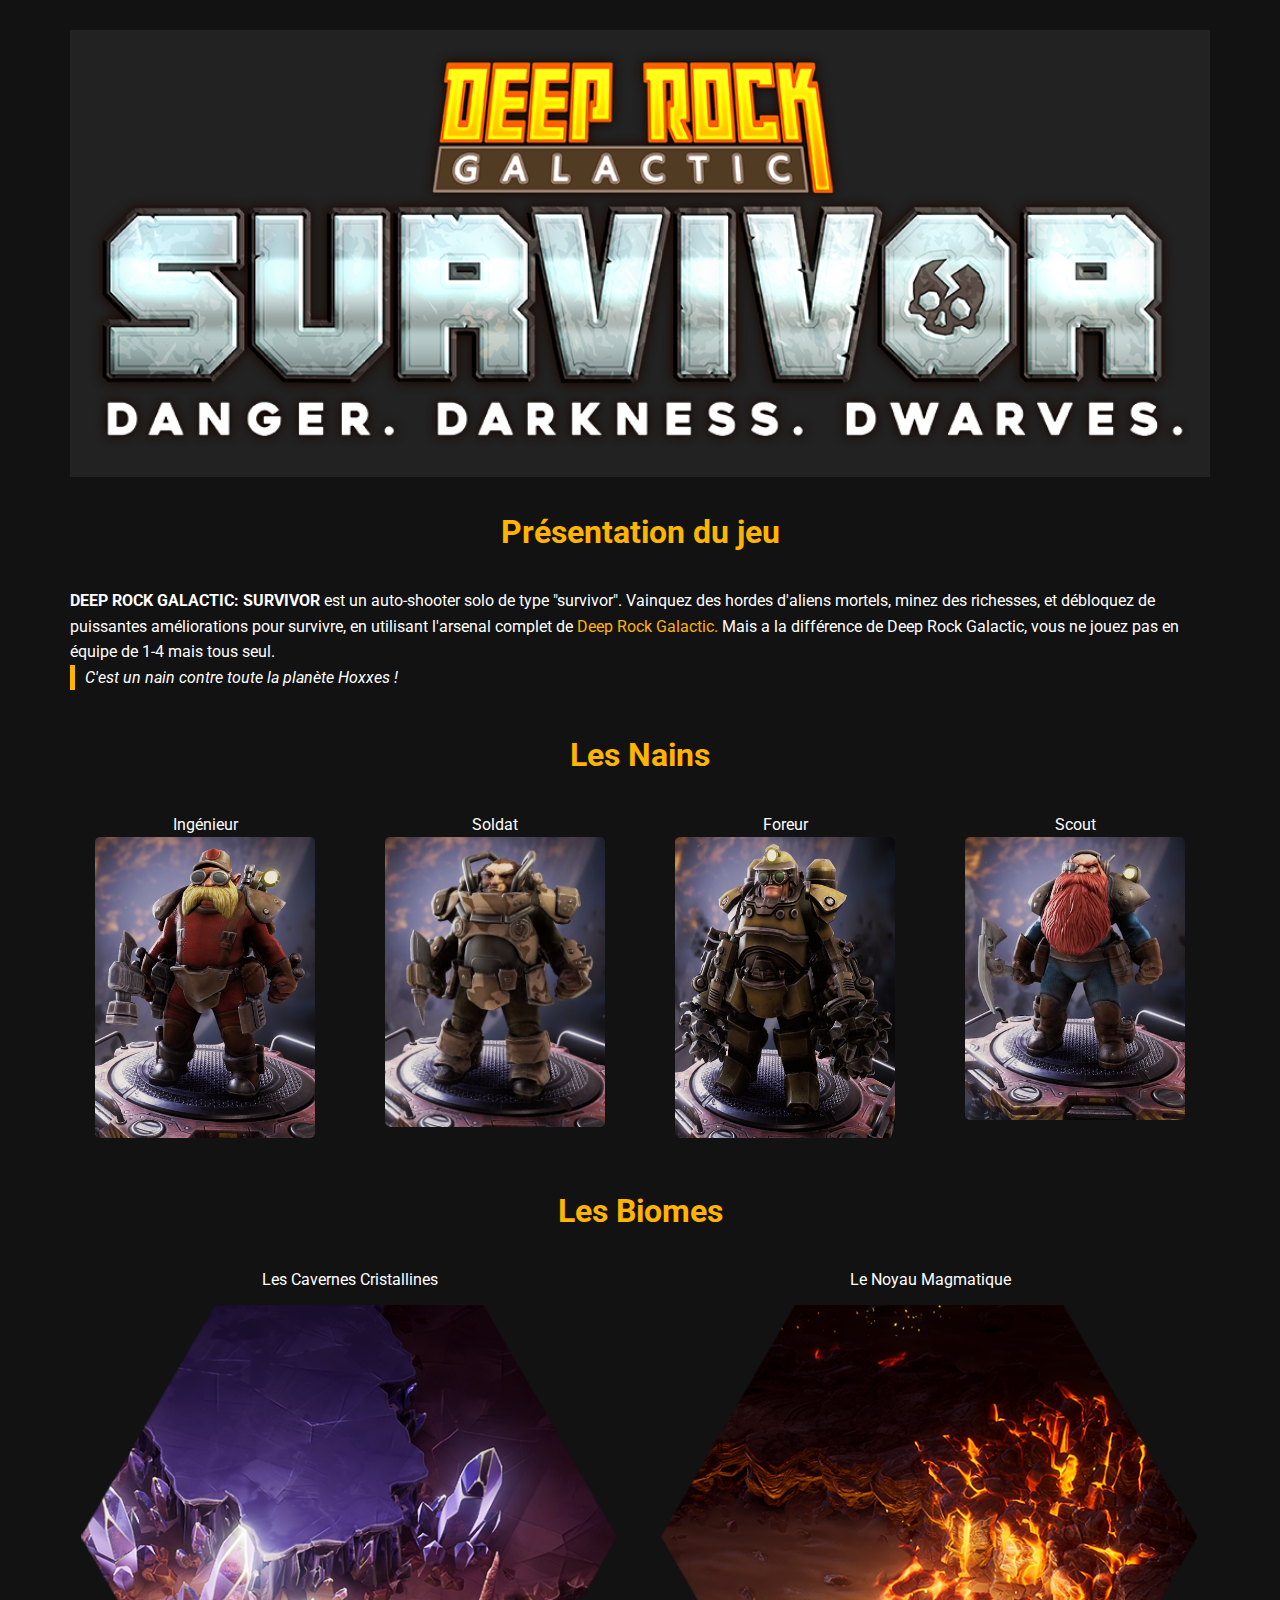
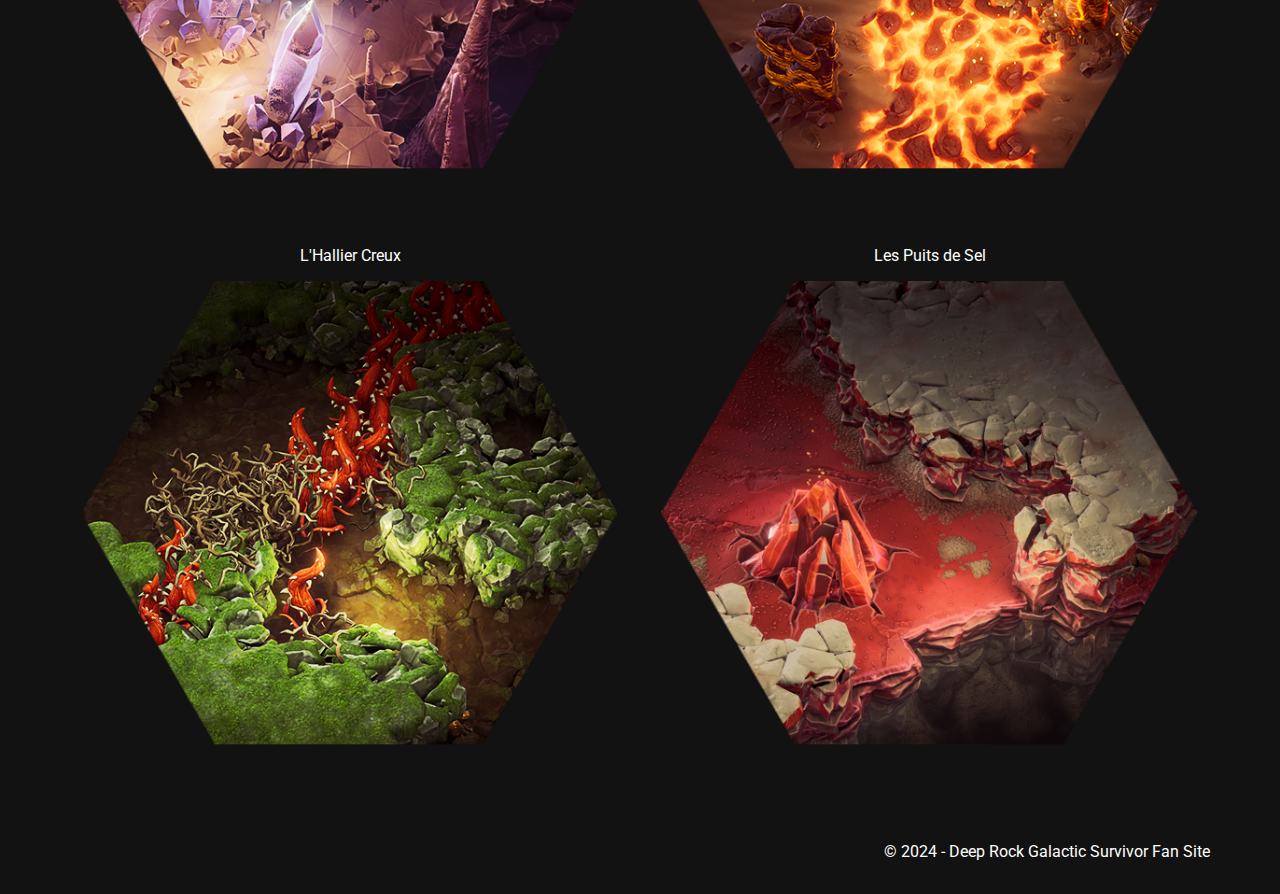
<file: index.html>
<!DOCTYPE html>
<html lang="fr">
<head>
    <meta charset="UTF-8">
    <meta name="viewport" content="width=device-width, initial-scale=1.0">
    <link rel="stylesheet" href="./public/css/style.css">
    <title>Deep Rock Galactic Survivor</title>
</head>
<body>
    <header>
        <img src="./public/img/Game_Survivor_Logo.png" alt="Deep Rock Galactic : Survivor" class="logo">
    </header>
<!-- Présentation du jeux -->   
    <main>
        <section id="presentation">
            <h2>Présentation du jeu</h2>
            <p>
                <strong>DEEP ROCK GALACTIC: SURVIVOR</strong> est un auto-shooter solo de type "survivor". Vainquez des hordes d'aliens mortels, minez des richesses, et débloquez de puissantes améliorations pour survivre, en utilisant l'arsenal complet de 
                <a href="https://store.steampowered.com/app/548430/Deep_Rock_Galactic/" target="_blank" rel="noopener noreferrer">Deep Rock Galactic.</a> Mais a la différence de Deep Rock Galactic, vous ne jouez pas en équipe de 1-4 mais tous seul.
            </p>
            <blockquote>
                <em>C'est un nain contre toute la planète Hoxxes !</em>
            </blockquote>            
        </section>        
<!-- Section Nains -->
        <section id="nains">
            <h2>Les Nains</h2>
            <div class="nains-container">
                <div class="nain">
                    <figure>
                        <figcaption>Ingénieur</figcaption>
                        <a href="./public/pages/classes/page_ingenieur.html" target="_blank" rel="noopener noreferrer" class="tooltip">
                            <img src="./public/img/classes/ingenieur/438px-SurvivorEngineer.webp" alt="Ingénieur">
                            <span class="tooltiptext">Cliquez pour plus d'infos sur l'Ingénieur</span>
                        </a>
                    </figure>
                </div>
                <div class="nain">
                    <figure>
                        <figcaption>Soldat</figcaption>
                        <a href="./public/pages/classes/page_soldat.html" target="_blank" rel="noopener noreferrer" class="tooltip">
                            <img src="./public/img/classes/soldat/456px-SurvivorGunner.jpg" alt="Soldat">
                            <span class="tooltiptext">Cliquez pour plus d'infos sur le Soldat</span>
                        </a>
                    </figure>
                </div>
                <div class="nain">
                    <figure>
                        <figcaption>Foreur</figcaption>
                        <a href="./public/pages/classes/page_foreur.html" target="_blank" rel="noopener noreferrer" class="tooltip">
                            <img src="./public/img/classes/foreur/568px-SurvivorDriller.png" alt="Foreur">
                            <span class="tooltiptext">Cliquez pour plus d'infos sur le Foreur</span>
                        </a>
                    </figure>
                </div>
                <div class="nain">
                    <figure>
                        <figcaption>Scout</figcaption>
                        <a href="./public/pages/classes/page_scout.html" target="_blank" rel="noopener noreferrer" class="tooltip">
                            <img src="./public/img/classes/scout/SurvivorScout.jpg" alt="Scout">
                            <span class="tooltiptext">Cliquez pour plus d'infos sur le Scout</span>
                        </a>
                    </figure>
                </div>
            </div>
        </section>        
<!-- Section Biomes -->
        <section id="biomes">
            <h2>Les Biomes</h2>
            <div class="biomes-container">
                <div class="biome">
                    <figure>
                        <figcaption>Les Cavernes Cristallines</figcaption>
                        <a href="./public/pages/biomes/Cavernes_Cristallines.html" target="_blank" rel="noopener noreferrer" class="tooltip">
                            <img src="./public/img/map/Survivor_Cristalline_Caverns.png" alt="Cavernes Cristallines">
                            <span class="tooltiptext">Cliquez pour plus d'infos sur les Cavernes Cristallines</span>
                        </a>
                    </figure>
                </div>
                <div class="biome">
                    <figure>
                        <figcaption>Le Noyau Magmatique</figcaption>
                        <a href="./public/pages/biomes/Noyau_Magmatique.html" target="_blank" rel="noopener noreferrer" class="tooltip">
                            <img src="./public/img/map/Survivor_Magma_Core.png" alt="Noyau Magmatique">
                            <span class="tooltiptext">Cliquez pour plus d'infos sur le Noyau Magmatique</span>
                        </a>
                    </figure>
                </div>
                <div class="biome">
                    <figure>
                        <figcaption>L'Hallier Creux</figcaption>
                        <a href="./public/pages/biomes/Hallier_Creux.html" target="_blank" rel="noopener noreferrer" class="tooltip">
                            <img src="./public/img/map/Survivor_Hollow_Bough.png" alt="Hallier Creux">
                            <span class="tooltiptext">Cliquez pour plus d'infos sur l'Hallier Creux</span>
                        </a>
                    </figure>
                </div>
                <div class="biome">
                    <figure>
                        <figcaption>Les Puits de Sel</figcaption>
                        <a href="./public/pages/biomes/Puits_de_Sel.html" target="_blank" rel="noopener noreferrer" class="tooltip">
                            <img src="./public/img/map/Survivor_Salt_Pits.png" alt="Puits de Sel">
                            <span class="tooltiptext">Cliquez pour plus d'infos sur les Puits de Sel</span>
                        </a>
                    </figure>
                </div>
            </div>
        </section>
    </main>
<!-- Footer -->
    <footer>
        <p>&copy; 2024 - Deep Rock Galactic Survivor Fan Site</p>
    </footer>
</body>
</html>
</file>
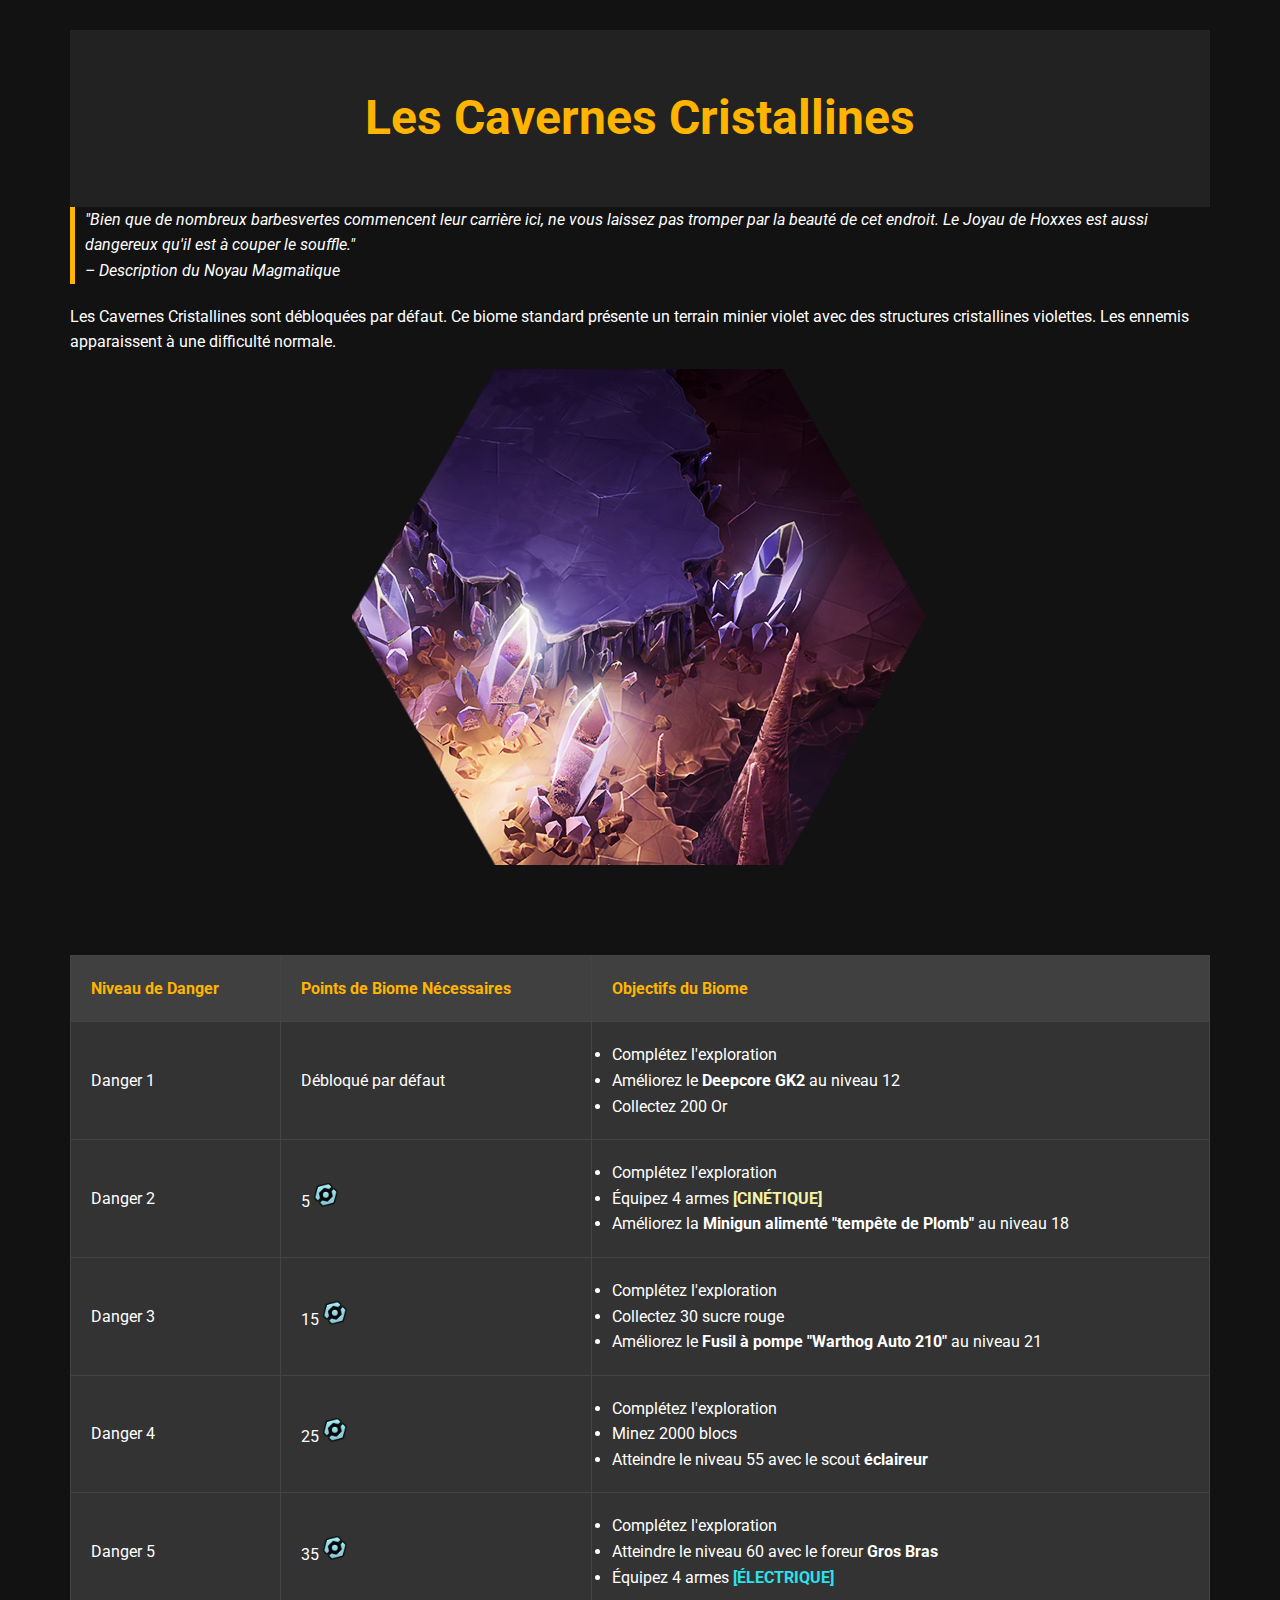
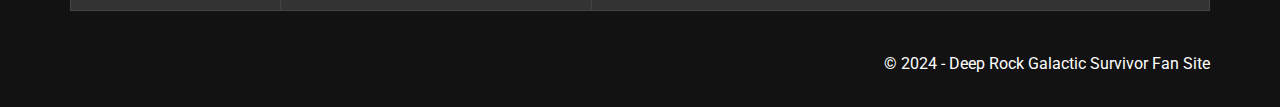
<file: public/pages/biomes/Cavernes_Cristallines.html>
<!DOCTYPE html>
<html lang="fr">
<head>
    <meta charset="UTF-8">
    <meta name="viewport" content="width=device-width, initial-scale=1.0">
    <title>Les Cavernes Cristallines</title>
    <link rel="stylesheet" href="../../../public/css/style.css">
</head>
<body>
    <header>
        <h1>Les Cavernes Cristallines</h1>
    </header>

    <blockquote>
            "Bien que de nombreux barbesvertes commencent leur carrière ici, ne vous laissez pas tromper par la beauté de cet endroit. Le Joyau de Hoxxes est aussi dangereux qu'il est à couper le souffle." <br>
            – Description du Noyau Magmatique
    </blockquote>

    <section>
        <p>
            Les Cavernes Cristallines sont débloquées par défaut. Ce biome standard présente un terrain minier violet avec des structures cristallines violettes. Les ennemis apparaissent à une difficulté normale.
        </p>
        <img class="image-biomes" src="../../img/map/Survivor_Cristalline_Caverns.png" alt="Cavernes Cristallines">
    </section>

    <section>
        <table>
            <thead>
                <tr>
                    <th>Niveau de Danger</th>
                    <th>Points de Biome Nécessaires</th>
                    <th>Objectifs du Biome</th>
                </tr>
            </thead>
            <tbody>
                <tr>
                    <td>Danger 1</td>
                    <td>Débloqué par défaut</td>
                    <td>
                        <ul>
                            <li>Complétez l'exploration</li>
                            <li>Améliorez le <strong>Deepcore GK2</strong> au niveau 12</li>
                            <li>Collectez 200 Or</li>
                        </ul>
                    </td>
                </tr>
                <tr>
                    <td>Danger 2</td>
                    <td>5 <img class="point" src="../../img/Survivor_Biome_Point_Completed.png" alt="point de biome"></td>
                    <td>
                        <ul>
                            <li>Complétez l'exploration</li>
                            <li>Équipez 4 armes <span class="cinetique">[cinétique]</span></li>
                            <li>Améliorez la <strong>Minigun alimenté "tempête de Plomb"</strong> au niveau 18</li>
                        </ul>
                    </td>
                </tr>
                <tr>
                    <td>Danger 3</td>
                    <td>15 <img class="point" src="../../img/Survivor_Biome_Point_Completed.png" alt="point de biome"></td>
                    <td>
                        <ul>
                            <li>Complétez l'exploration</li>
                            <li>Collectez 30 sucre rouge</li>
                            <li>Améliorez le <strong>Fusil à pompe "Warthog Auto 210"</strong> au niveau 21</li>
                        </ul>
                    </td>
                </tr>
                <tr>
                    <td>Danger 4</td>
                        <td>25 <img class="point" src="../../img/Survivor_Biome_Point_Completed.png" alt="point de biome"></td>
                        <td>
                            <ul>
                                <li>Complétez l'exploration</li>
                                <li>Minez 2000 blocs</li>
                                <li>Atteindre le niveau 55 avec le scout <strong>éclaireur</strong></li>
                            </ul>
                        </td>
                </tr>
                <tr>
                    <td>Danger 5</td>
                    <td>35 <img class="point" src="../../img/Survivor_Biome_Point_Completed.png" alt="point de biome"></td>
                    <td>
                        <ul>
                            <li>Complétez l'exploration</li>
                            <li>Atteindre le niveau 60 avec le foreur <strong>Gros Bras</strong></li>
                            <li>Équipez 4 armes <span class="electrique">[électrique]</span></li>
                        </ul>
                    </td>
                </tr>
            </tbody>
        </table>
    </section>
<!-- Footer -->
    <footer>
        <p>&copy; 2024 - Deep Rock Galactic Survivor Fan Site</p>
    </footer>
</body>
</html>
</file>
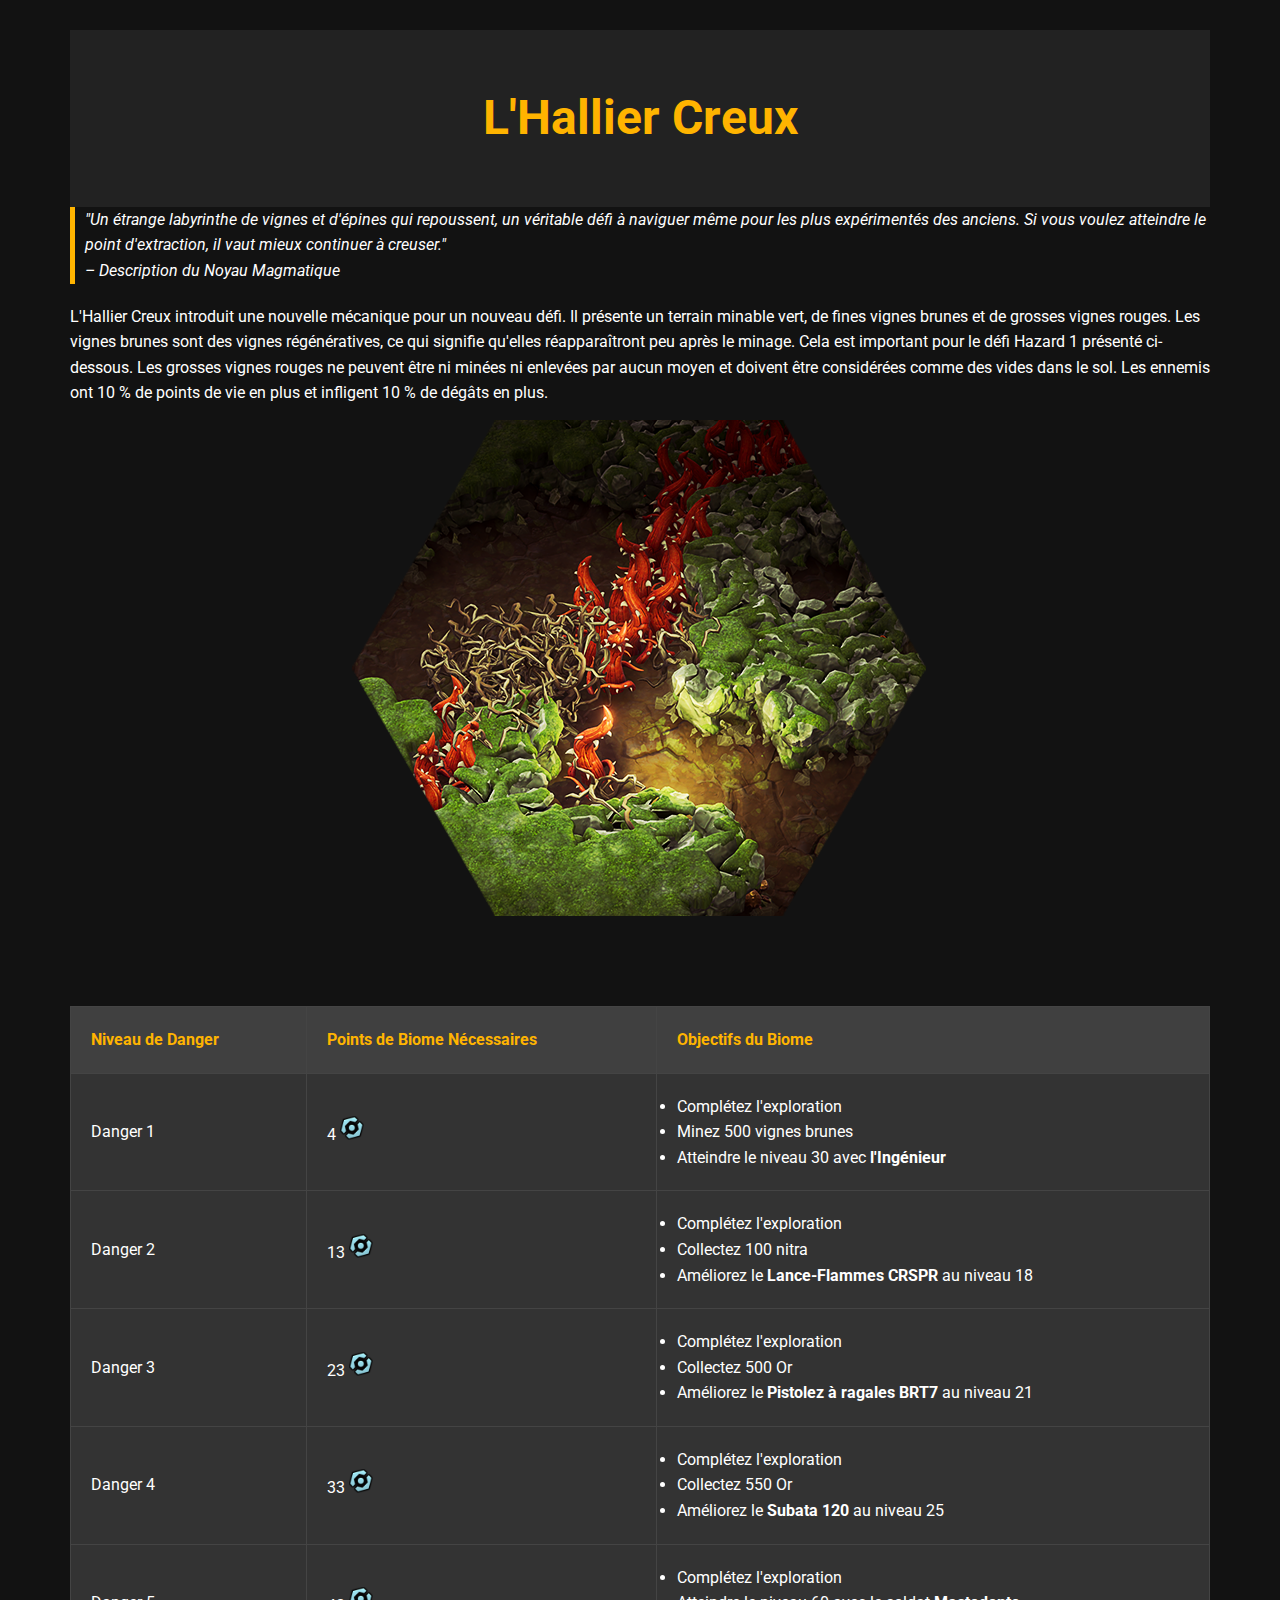
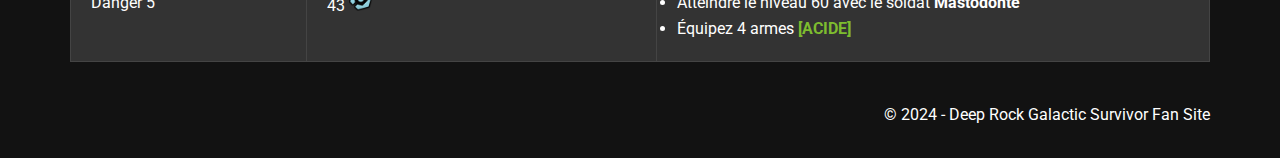
<file: public/pages/biomes/Hallier_Creux.html>
<!DOCTYPE html>
<html lang="fr">
<head>
    <meta charset="UTF-8">
    <meta name="viewport" content="width=device-width, initial-scale=1.0">
    <title>L'Hallier Creux</title>
    <link rel="stylesheet" href="../../../public/css/style.css">
</head>
<body>
    <header>
        <h1>L'Hallier Creux</h1>
    </header>

    <blockquote>
            "Un étrange labyrinthe de vignes et d'épines qui repoussent, un véritable défi à naviguer même pour les plus expérimentés des anciens. Si vous voulez atteindre le point d'extraction, il vaut mieux continuer à creuser." <br>
            – Description du Noyau Magmatique
    </blockquote>

    <section>
        <p>
            L'Hallier Creux introduit une nouvelle mécanique pour un nouveau défi. Il présente un terrain minable vert, de fines vignes brunes et de grosses vignes rouges. Les vignes brunes sont des vignes régénératives, ce qui signifie qu'elles réapparaîtront peu après le minage. Cela est important pour le défi Hazard 1 présenté ci-dessous. Les grosses vignes rouges ne peuvent être ni minées ni enlevées par aucun moyen et doivent être considérées comme des vides dans le sol. Les ennemis ont 10 % de points de vie en plus et infligent 10 % de dégâts en plus.
        </p>
        <img class="image-biomes" src="../../img/map/Survivor_Hollow_Bough.png" alt="Hallier Creux">
    </section>

    <section>
        <table>
            <thead>
                <tr>
                    <th>Niveau de Danger</th>
                    <th>Points de Biome Nécessaires</th>
                    <th>Objectifs du Biome</th>
                </tr>
            </thead>
            <tbody>
                <tr>
                    <td>Danger 1</td>
                    <td>4 <img class="point" src="../../img/Survivor_Biome_Point_Completed.png" alt="point de biome"></td>
                    <td>
                        <ul>
                            <li>Complétez l'exploration</li>
                            <li>Minez 500 vignes brunes</li>
                            <li>Atteindre le niveau 30 avec <strong>l'Ingénieur</strong></li>
                        </ul>
                    </td>
                </tr>
                <tr>
                    <td>Danger 2</td>
                    <td>13 <img class="point" src="../../img/Survivor_Biome_Point_Completed.png" alt="point de biome"></td>
                    <td>
                        <ul>
                            <li>Complétez l'exploration</li>
                            <li>Collectez 100 nitra</li>
                            <li>Améliorez le <strong>Lance-Flammes CRSPR</strong> au niveau 18</li>
                        </ul>
                    </td>
                </tr>
                <tr>
                    <td>Danger 3</td>
                    <td>23 <img class="point" src="../../img/Survivor_Biome_Point_Completed.png" alt="point de biome"></td>
                    <td>
                        <ul>
                            <li>Complétez l'exploration</li>
                            <li>Collectez 500 Or</li>
                            <li>Améliorez le <strong>Pistolez à ragales BRT7</strong> au niveau 21</li>
                        </ul>
                    </td>
                </tr>
                <tr>
                    <td>Danger 4</td>
                        <td>33 <img class="point" src="../../img/Survivor_Biome_Point_Completed.png" alt="point de biome"></td>
                        <td>
                            <ul>
                                <li>Complétez l'exploration</li>
                                <li>Collectez 550 Or</li>
                                <li>Améliorez le <strong>Subata 120</strong> au niveau 25</li>
                            </ul>
                        </td>    
                </tr>
                <tr>
                    <td>Danger 5</td>
                    <td>43 <img class="point" src="../../img/Survivor_Biome_Point_Completed.png" alt="point de biome"></td>
                    <td>
                        <ul>
                            <li>Complétez l'exploration</li>
                            <li>Atteindre le niveau 60 avec le soldat <strong>Mastodonte</strong></li>
                            <li>Équipez 4 armes <span class="acide">[ACIDE]</span></li>
                        </ul>
                    </td>
                </tr>
            </tbody>
        </table>
    </section>
<!-- Footer -->
    <footer>
        <p>&copy; 2024 - Deep Rock Galactic Survivor Fan Site</p>
    </footer>
</body>
</html>
</file>
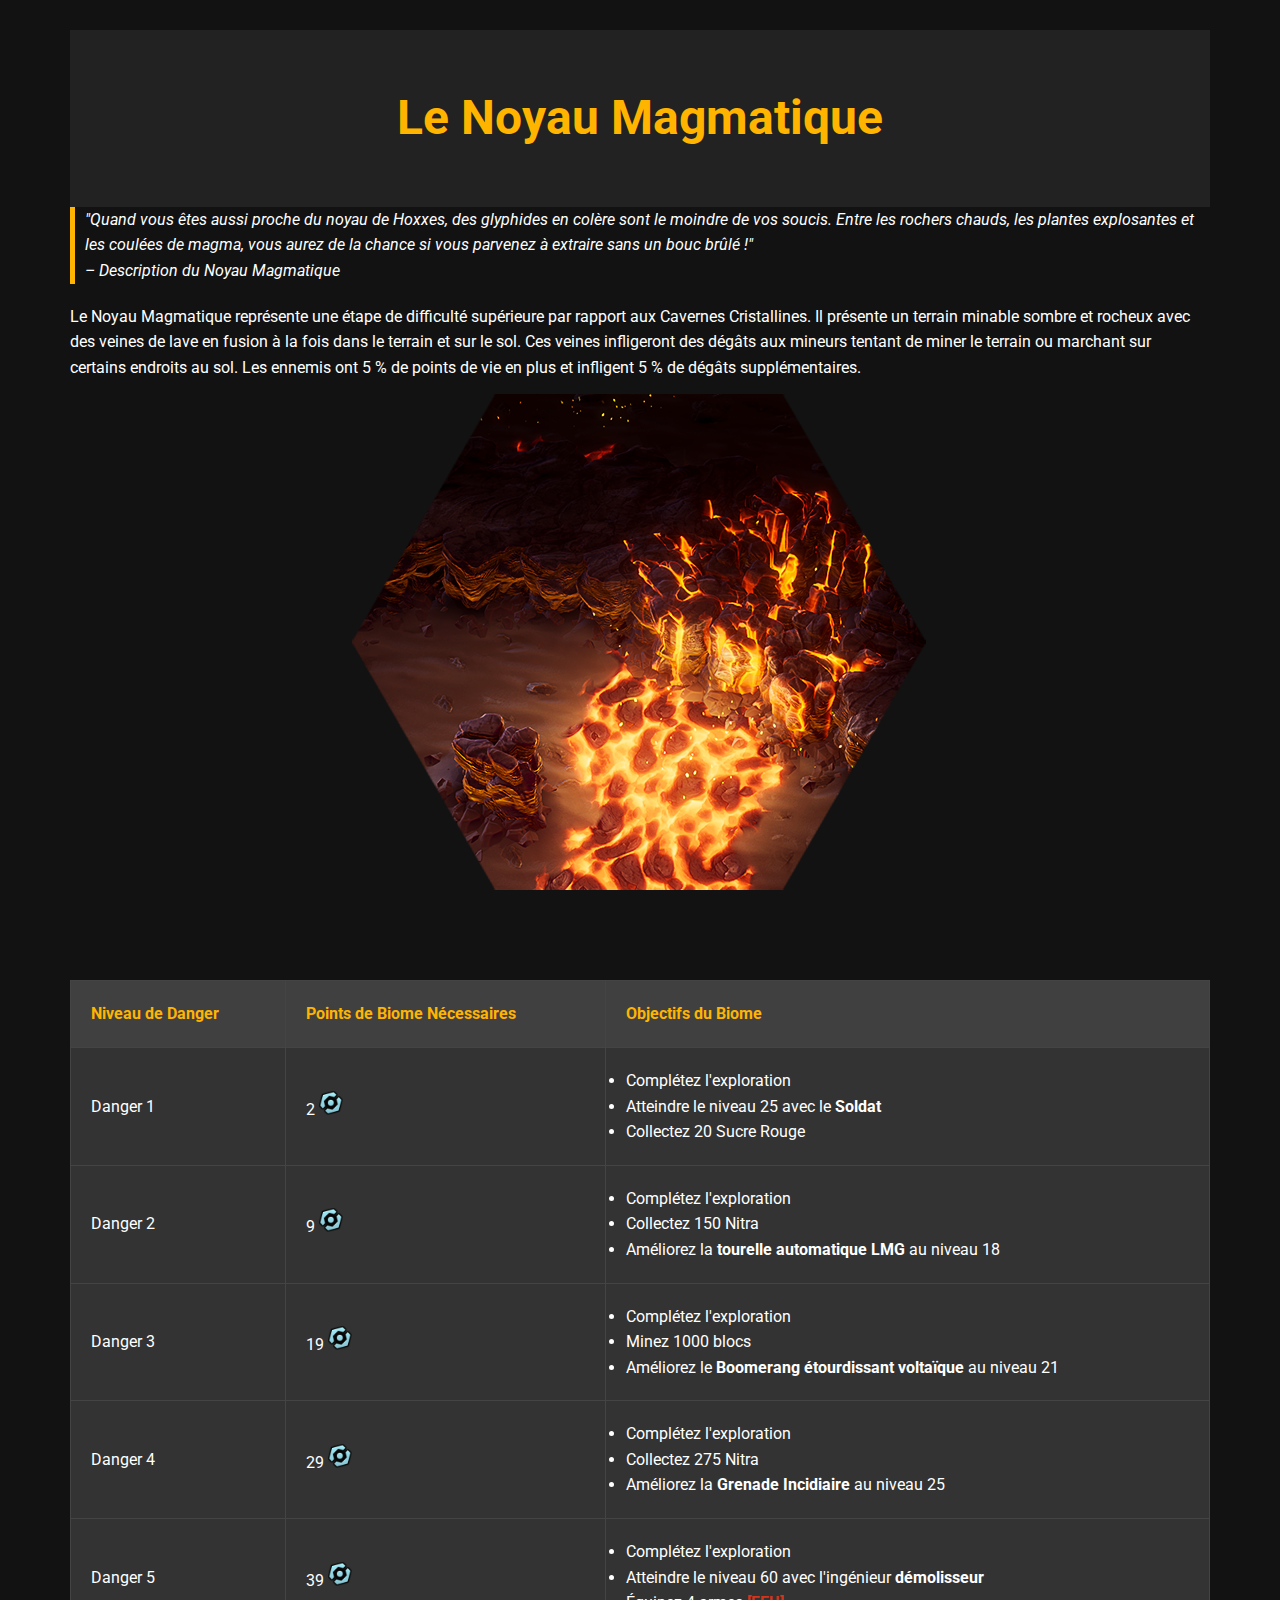
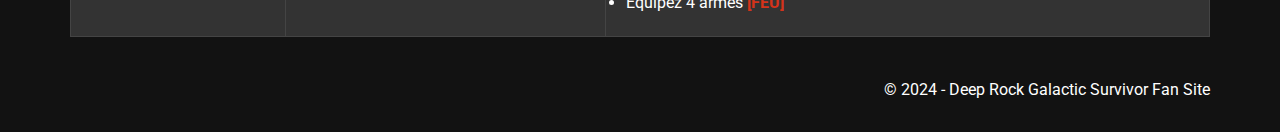
<file: public/pages/biomes/Noyau_Magmatique.html>
<!DOCTYPE html>
<html lang="fr">
<head>
    <meta charset="UTF-8">
    <meta name="viewport" content="width=device-width, initial-scale=1.0">
    <title>Le Noyau Magmatique</title>
    <link rel="stylesheet" href="../../../public/css/style.css">
</head>
<body>
    <header>
        <h1>Le Noyau Magmatique</h1>
    </header>

    <blockquote>
            "Quand vous êtes aussi proche du noyau de Hoxxes, des glyphides en colère sont le moindre de vos soucis. Entre les rochers chauds, les plantes explosantes et les coulées de magma, vous aurez de la chance si vous parvenez à extraire sans un bouc brûlé !" <br>
            – Description du Noyau Magmatique
    </blockquote>

    <section>
        <p>
            Le Noyau Magmatique représente une étape de difficulté supérieure par rapport aux Cavernes Cristallines. Il présente un terrain minable sombre et rocheux avec des veines de lave en fusion à la fois dans le terrain et sur le sol. Ces veines infligeront des dégâts aux mineurs tentant de miner le terrain ou marchant sur certains endroits au sol. Les ennemis ont 5 % de points de vie en plus et infligent 5 % de dégâts supplémentaires.
        </p>
        <img class="image-biomes" src="../../img/map/Survivor_Magma_Core.png" alt="Noyau Magmatique">
    </section>

    <section>
        <table>
            <thead>
                <tr>
                    <th>Niveau de Danger</th>
                    <th>Points de Biome Nécessaires</th>
                    <th>Objectifs du Biome</th>
                </tr>
            </thead>
            <tbody>
                <tr>
                    <td>Danger 1</td>
                    <td>2 <img class="point" src="../../img/Survivor_Biome_Point_Completed.png" alt="point de biome"></td>
                    <td>
                        <ul>
                            <li>Complétez l'exploration</li>
                            <li>Atteindre le niveau 25 avec le <strong>Soldat</strong></li>
                            <li>Collectez 20 Sucre Rouge</li>
                        </ul>
                    </td>
                </tr>
                <tr>
                    <td>Danger 2</td>
                    <td>9 <img class="point" src="../../img/Survivor_Biome_Point_Completed.png" alt="point de biome"></td>
                    <td>
                        <ul>
                            <li>Complétez l'exploration</li>
                            <li>Collectez 150 Nitra</li>
                            <li>Améliorez la <strong>tourelle automatique LMG</strong> au niveau 18</li>
                        </ul>
                    </td>
                </tr>
                <tr>
                    <td>Danger 3</td>
                    <td>19 <img class="point" src="../../img/Survivor_Biome_Point_Completed.png" alt="point de biome"></td>
                    <td>
                        <ul>
                            <li>Complétez l'exploration</li>
                            <li>Minez 1000 blocs</li>
                            <li>Améliorez le <strong>Boomerang étourdissant voltaïque</strong> au niveau 21</li>
                        </ul>
                    </td>
                </tr>
                <tr>
                    <td>Danger 4</td>
                        <td>29 <img class="point" src="../../img/Survivor_Biome_Point_Completed.png" alt="point de biome"></td>
                        <td>
                            <ul>
                                <li>Complétez l'exploration</li>
                                <li>Collectez 275 Nitra</li>
                                <li>Améliorez la <strong>Grenade Incidiaire</strong> au niveau 25</li>
                            </ul>
                        </td>    
                </tr>
                <tr>
                    <td>Danger 5</td>
                    <td>39 <img class="point" src="../../img/Survivor_Biome_Point_Completed.png" alt="point de biome"></td>
                    <td>
                        <ul>
                            <li>Complétez l'exploration</li>
                            <li>Atteindre le niveau 60 avec l'ingénieur <strong>démolisseur</strong></li>
                            <li>Équipez 4 armes <span class="feu">[FEU]</span></li>
                        </ul>
                    </td>
                </tr>
            </tbody>
        </table>
    </section>
<!-- Footer -->
<footer>
    <p>&copy; 2024 - Deep Rock Galactic Survivor Fan Site</p>
</footer>
</body>
</html>
</file>
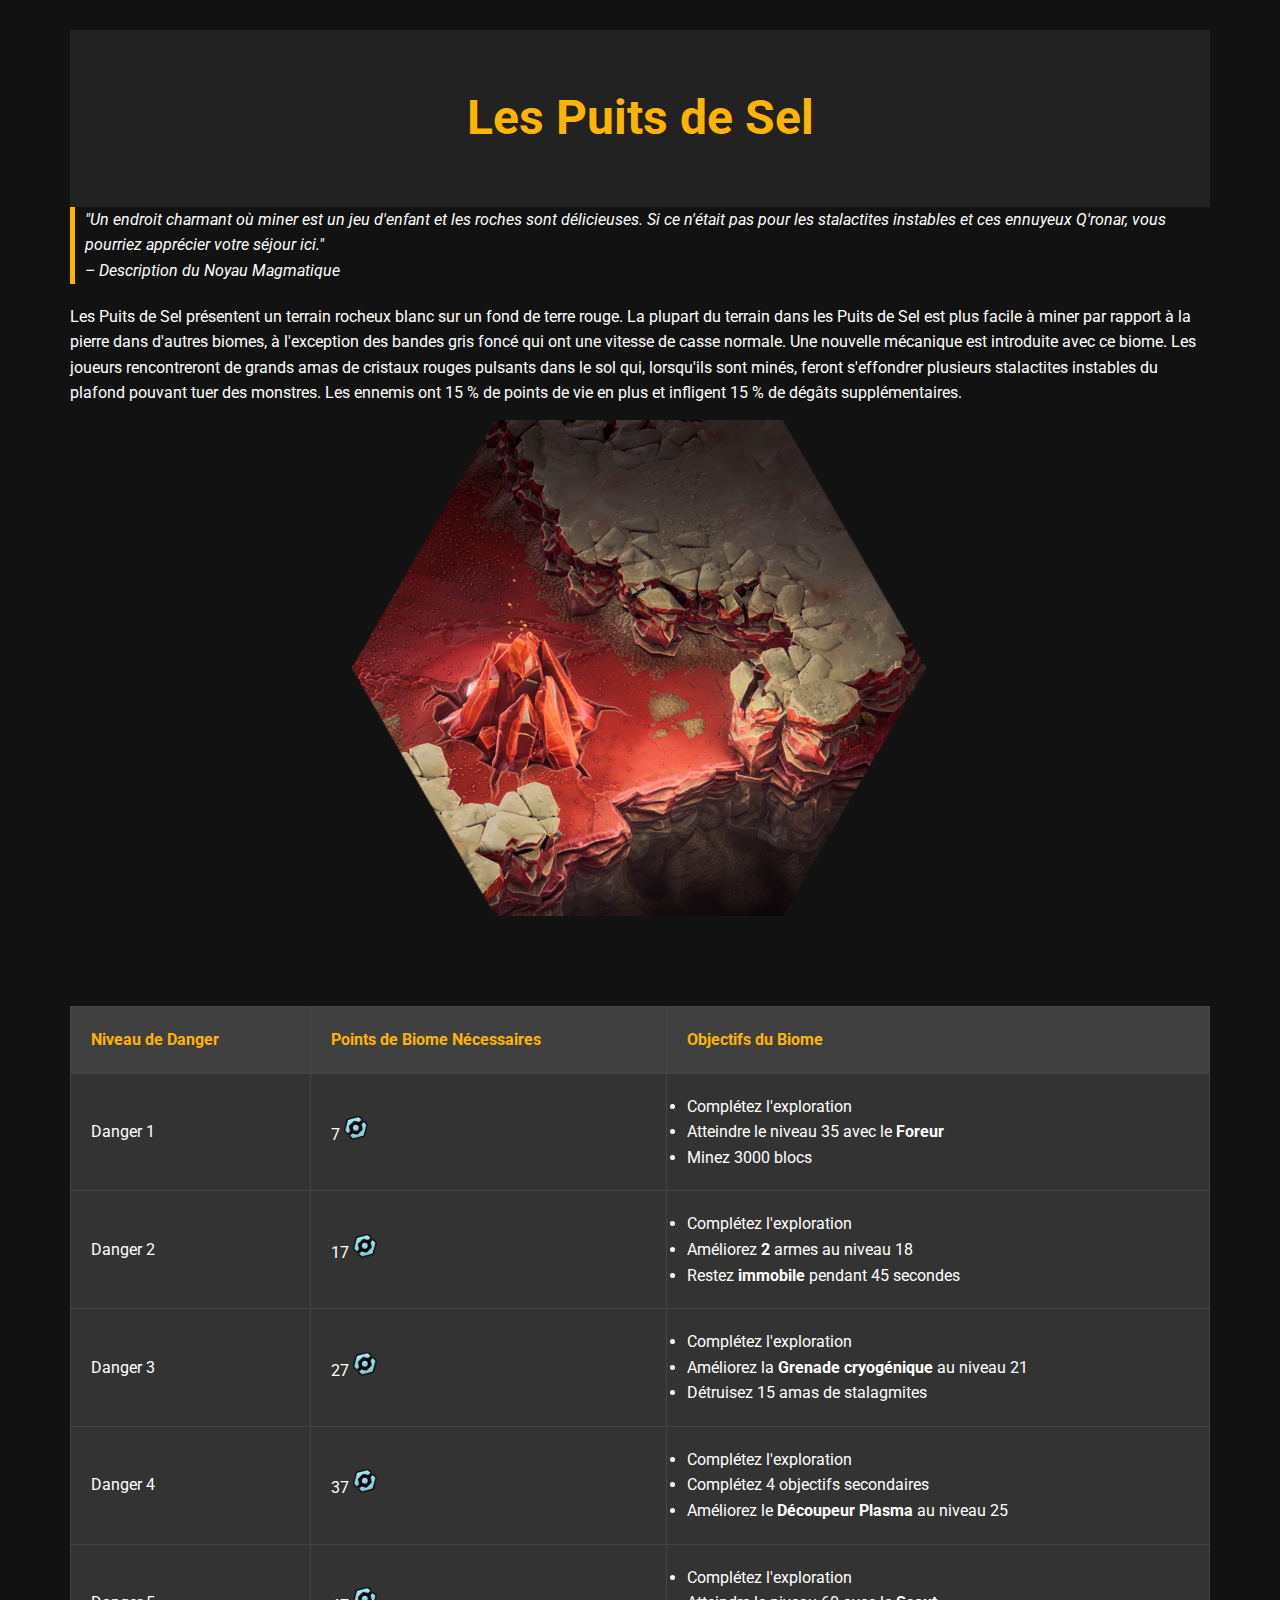
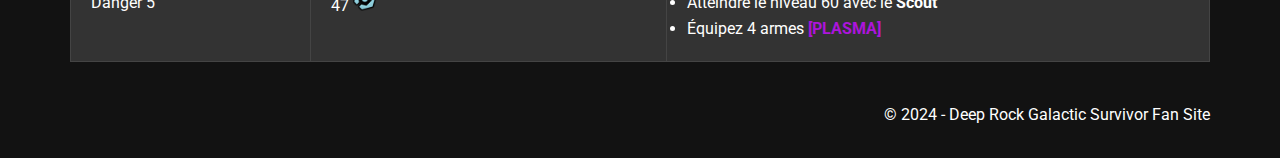
<file: public/pages/biomes/Puits_de_Sel.html>
<!DOCTYPE html>
<html lang="fr">
<head>
    <meta charset="UTF-8">
    <meta name="viewport" content="width=device-width, initial-scale=1.0">
    <title>Les Puits de Sel</title>
    <link rel="stylesheet" href="../../../public/css/style.css">
</head>
<body>
    <header>
        <h1>Les Puits de Sel</h1>
    </header>

    <blockquote>
            "Un endroit charmant où miner est un jeu d'enfant et les roches sont délicieuses. Si ce n'était pas pour les stalactites instables et ces ennuyeux Q'ronar, vous pourriez apprécier votre séjour ici." <br>
            – Description du Noyau Magmatique
    </blockquote>

    <section>
        <p>
            Les Puits de Sel présentent un terrain rocheux blanc sur un fond de terre rouge. La plupart du terrain dans les Puits de Sel est plus facile à miner par rapport à la pierre dans d'autres biomes, à l'exception des bandes gris foncé qui ont une vitesse de casse normale. Une nouvelle mécanique est introduite avec ce biome. Les joueurs rencontreront de grands amas de cristaux rouges pulsants dans le sol qui, lorsqu'ils sont minés, feront s'effondrer plusieurs stalactites instables du plafond pouvant tuer des monstres. Les ennemis ont 15 % de points de vie en plus et infligent 15 % de dégâts supplémentaires.
        </p>
        <img class="image-biomes" src="../../img/map/Survivor_Salt_Pits.png" alt="Les Puits de Sel">
    </section>

    <section>
        <table>
            <thead>
                <tr>
                    <th>Niveau de Danger</th>
                    <th>Points de Biome Nécessaires</th>
                    <th>Objectifs du Biome</th>
                </tr>
            </thead>
            <tbody>
                <tr>
                    <td>Danger 1</td>
                    <td>7 <img class="point" src="../../img/Survivor_Biome_Point_Completed.png" alt="point de biome"></td>
                    <td>
                        <ul>
                            <li>Complétez l'exploration</li>
                            <li>Atteindre le niveau 35 avec le <strong>Foreur</strong></li>
                            <li>Minez 3000 blocs</li>
                        </ul>
                    </td>
                </tr>
                <tr>
                    <td>Danger 2</td>
                    <td>17 <img class="point" src="../../img/Survivor_Biome_Point_Completed.png" alt="point de biome"></td>
                    <td>
                        <ul>
                            <li>Complétez l'exploration</li>
                            <li>Améliorez <strong>2</strong> armes au niveau 18</li>
                            <li>Restez <strong>immobile</strong> pendant 45 secondes</li>
                        </ul>
                    </td>
                </tr>
                <tr>
                    <td>Danger 3</td>
                    <td>27 <img class="point" src="../../img/Survivor_Biome_Point_Completed.png" alt="point de biome"></td>
                    <td>
                        <ul>
                            <li>Complétez l'exploration</li>
                            <li>Améliorez la <strong>Grenade cryogénique</strong> au niveau 21</li>
                            <li>Détruisez 15 amas de stalagmites</li>
                        </ul>
                    </td>
                </tr>
                    <td>Danger 4</td>
                    <td>37 <img class="point" src="../../img/Survivor_Biome_Point_Completed.png" alt="point de biome"></td>
                    <td>
                        <ul>
                            <li>Complétez l'exploration</li>
                            <li>Complétez 4 objectifs secondaires</li>
                            <li>Améliorez le <strong>Découpeur Plasma</strong> au niveau 25</li>
                        </ul>
                    </td>
                </tr>
                <tr>
                    <td>Danger 5</td>
                    <td>47 <img class="point" src="../../img/Survivor_Biome_Point_Completed.png" alt="point de biome"></td>
                    <td>
                        <ul>
                            <li>Complétez l'exploration</li>
                            <li>Atteindre le niveau 60 avec le <strong>Scout</strong></li>
                            <li>Équipez 4 armes <span class="plasma">[plasma]</span></li>
                        </ul>
                    </td>
                </tr>
            </tbody>
        </table>
    </section>
<!-- Footer -->
<footer>
    <p>&copy; 2024 - Deep Rock Galactic Survivor Fan Site</p>
</footer>
</body>
</html>
</file>
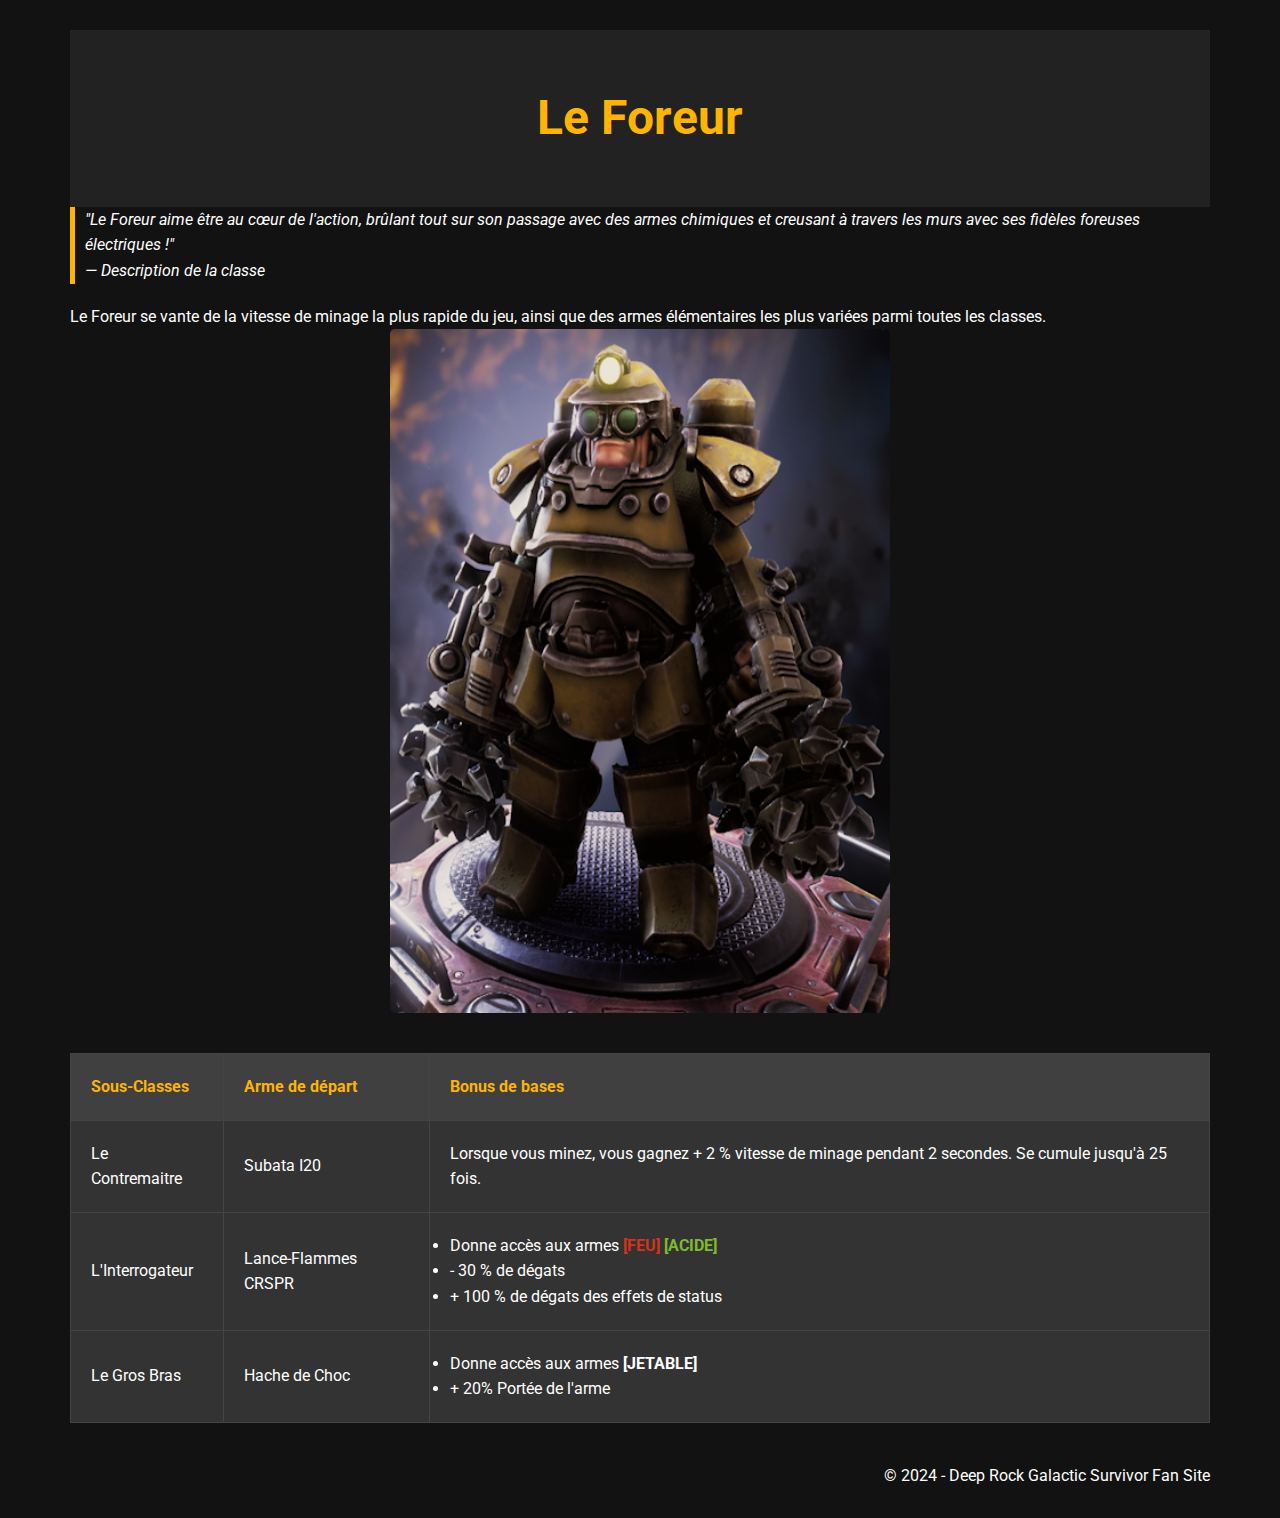
<file: public/pages/classes/page_foreur.html>
<!DOCTYPE html>
<html lang="fr">
<head>
    <meta charset="UTF-8">
    <meta name="viewport" content="width=device-width, initial-scale=1.0">
    <link rel="stylesheet" href="../../../public/css/style.css">
    <title>Le Foreur</title>
</head>
<body>
    <header>
        <h1>Le Foreur</h1>
    </header>

    <blockquote>
            "Le Foreur aime être au cœur de l'action, brûlant tout sur son passage avec des armes chimiques et creusant à travers les murs avec ses fidèles foreuses électriques !" <br>
            — Description de la classe
    </blockquote>

    <section>
        <p>
            Le Foreur se vante de la vitesse de minage la plus rapide du jeu, ainsi que des armes élémentaires les plus variées parmi toutes les classes.
        </p>
        <img class="image-nains" src="../../img/classes/foreur/568px-SurvivorDriller.png" alt="Foreur">
    </section>

    <section>
        <table>
            <thead>
                <tr>
                    <th>Sous-Classes</th>
                    <th>Arme de départ</th>
                    <th>Bonus de bases</th>
                </tr>
            </thead>
            <tbody>
                <tr>
                    <td>Le Contremaitre</td>
                    <td>Subata I20</td>
                    <td>
                        Lorsque vous minez, vous gagnez + 2 % vitesse de minage pendant 2 secondes. Se cumule jusqu'à 25 fois.   
                    </td>
                </tr>
                <tr>
                    <td>L'Interrogateur</td>
                    <td>Lance-Flammes CRSPR</td>
                    <td>
                        <ul>
                            <li>Donne accès aux armes <span class="feu">[FEU]</span> <span class="acide">[ACIDE]</span></li>
                            <li>- 30 % de dégats</li>
                            <li>+ 100 % de dégats des effets de status</li>
                        </ul>
                    </td>
                </tr>
                <tr>
                    <td>Le Gros Bras</td>
                    <td>Hache de Choc</td>
                    <td>
                        <ul>
                            <li>Donne accès aux armes <span class="jetable">[Jetable]</span></li>
                            <li>+ 20% Portée de l'arme</li>
                        </ul>
                    </td>
                </tr>
            </tbody>
        </table>
    </section>
<!-- Footer -->
    <footer>
        <p>&copy; 2024 - Deep Rock Galactic Survivor Fan Site</p>
    </footer> 
</body>
</html>
</file>
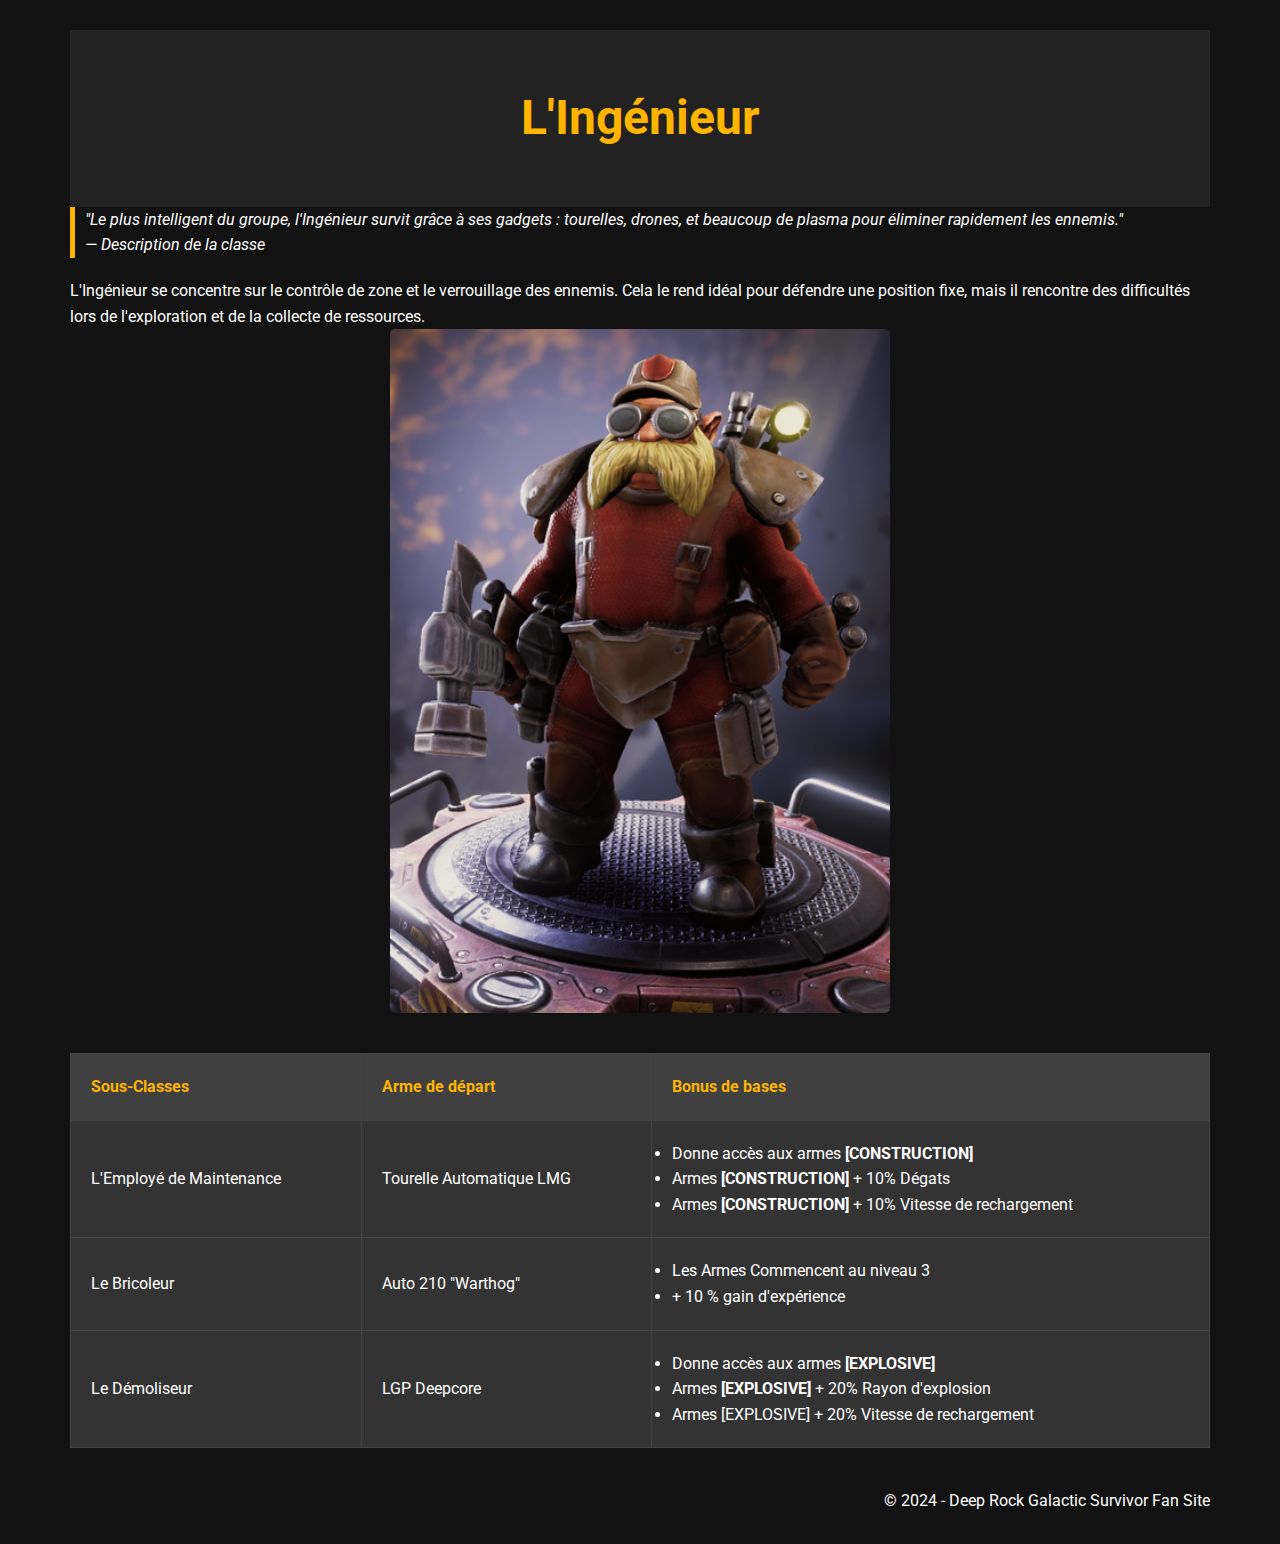
<file: public/pages/classes/page_ingenieur.html>
<!DOCTYPE html>
<html lang="fr">
<head>
    <meta charset="UTF-8">
    <meta name="viewport" content="width=device-width, initial-scale=1.0">
    <link rel="stylesheet" href="../../../public/css/style.css">
    <title>L'ingénieur</title>
</head>
<body>
    <header>
        <h1>L'Ingénieur</h1>
    </header>

    <blockquote>
            "Le plus intelligent du groupe, l'Ingénieur survit grâce à ses gadgets : tourelles, drones, et beaucoup de plasma pour éliminer rapidement les ennemis." <br>
            — Description de la classe
    </blockquote>

    <section>
        <p>
            L'Ingénieur se concentre sur le contrôle de zone et le verrouillage des ennemis. Cela le rend idéal pour défendre une position fixe, mais il rencontre des difficultés lors de l'exploration et de la collecte de ressources.
        </p>
        <img class="image-nains" src="../../img/classes/ingenieur/438px-SurvivorEngineer.webp" alt="Ingénieur">
    </section>

    <section>
        <table>
            <thead>
                <tr>
                    <th>Sous-Classes</th>
                    <th>Arme de départ</th>
                    <th>Bonus de bases</th>
                </tr>
            </thead>
            <tbody>
                <tr>
                    <td>L'Employé de Maintenance</td>
                    <td>Tourelle Automatique LMG</td>
                    <td>
                        <ul>
                            <li>Donne accès aux armes <span class="construction">[CONSTRUCTION]</span></li>
                            <li>Armes <span class="construction">[CONSTRUCTION]</span> + 10% Dégats</li>
                            <li>Armes <span class="construction">[CONSTRUCTION]</span> + 10% Vitesse de rechargement</li>
                        </ul>
                    </td>
                </tr>
                <tr>
                    <td>Le Bricoleur</td>
                    <td>Auto 210 "Warthog"</td>
                    <td>
                        <ul>
                            <li>Les Armes Commencent au niveau 3</li>
                            <li>+ 10 % gain d'expérience</li>
                        </ul>
                    </td>
                </tr>
                <tr>
                    <td>Le Démoliseur</td>
                    <td>LGP Deepcore</td>
                    <td>
                        <ul>
                            <li>Donne accès aux armes <span class="explosive">[EXPLOSIVE]</span></li>
                            <li>Armes <span class="explosive">[EXPLOSIVE]</span> + 20% Rayon d'explosion</li>
                            <li>Armes [EXPLOSIVE] + 20% Vitesse de rechargement</li>
                        </ul>
                    </td>
                </tr>
            </tbody>
        </table>
    </section>
<!-- Footer -->
    <footer>
        <p>&copy; 2024 - Deep Rock Galactic Survivor Fan Site</p>
    </footer> 
</body>
</html>
</file>
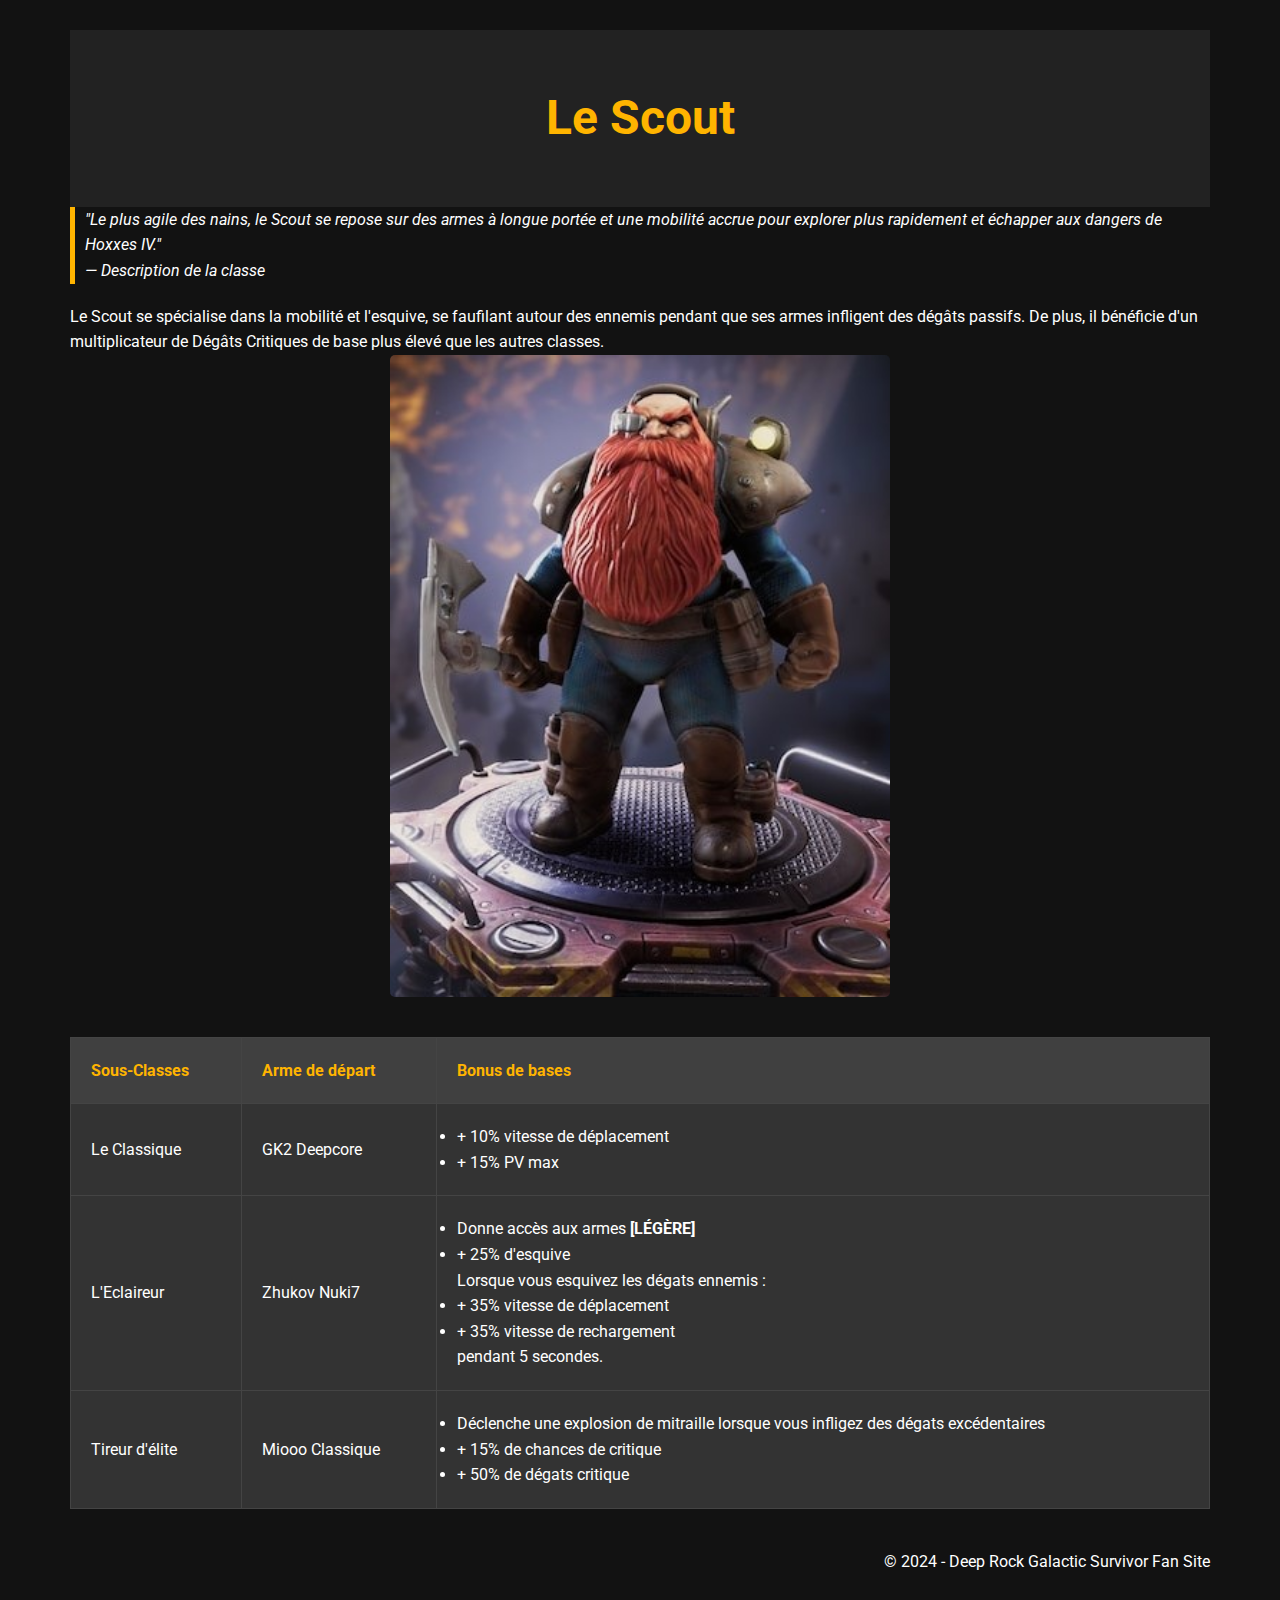
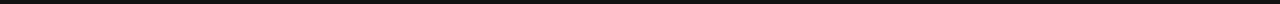
<file: public/pages/classes/page_scout.html>
<!DOCTYPE html>
<html lang="fr">
<head>
    <meta charset="UTF-8">
    <meta name="viewport" content="width=device-width, initial-scale=1.0">
    <link rel="stylesheet" href="../../../public/css/style.css">
    <title>Le Scout</title>
</head>
<body>
    <header>
        <h1>Le Scout</h1>
    </header>

    <blockquote>
            "Le plus agile des nains, le Scout se repose sur des armes à longue portée et une mobilité accrue pour explorer plus rapidement et échapper aux dangers de Hoxxes IV." <br>
            — Description de la classe
    </blockquote>

    <section>
        <p>
            Le Scout se spécialise dans la mobilité et l'esquive, se faufilant autour des ennemis pendant que ses armes infligent des dégâts passifs. De plus, il bénéficie d'un multiplicateur de Dégâts Critiques de base plus élevé que les autres classes.
        </p>
        <img class="image-nains" src="../../img/classes/scout/SurvivorScout.jpg" alt="Scout">
    </section>

    <section>
        <table>
            <thead>
                <tr>
                    <th>Sous-Classes</th>
                    <th>Arme de départ</th>
                    <th>Bonus de bases</th>
                </tr>
            </thead>
            <tbody>
                <tr>
                    <td>Le Classique</td>
                    <td>GK2 Deepcore</td>
                    <td>
                        <ul>
                            <li>+ 10% vitesse de déplacement</li>
                            <li>+ 15% PV max</li>
                        </ul>
                    </td>
                </tr>
                <tr>
                    <td>L'Eclaireur</td>
                    <td>Zhukov Nuki7</td>
                    <td>
                        <ul>
                            <li>Donne accès aux armes <span class="legere">[légère]</span></li>
                            <li>+ 25% d'esquive</li>
                            <p>Lorsque vous esquivez les dégats ennemis :</p>
                            <li>+ 35% vitesse de déplacement</li>
                            <li>+ 35% vitesse de rechargement</li>
                            <p>pendant 5 secondes.</p>
                        </ul>
                    </td>
                </tr>
                <tr>
                    <td>Tireur d'élite</td>
                    <td>Miooo Classique</td>
                    <td>
                        <ul>
                            <li>Déclenche une explosion de mitraille lorsque vous infligez des dégats excédentaires</li>
                            <li>+ 15% de chances de critique</li>
                            <li>+ 50% de dégats critique</li>
                        </ul>
                    </td>
                </tr>
            </tbody>
        </table>
    </section>
<!-- Footer -->
    <footer>
        <p>&copy; 2024 - Deep Rock Galactic Survivor Fan Site</p>
    </footer> 
</body>
</html>
</file>
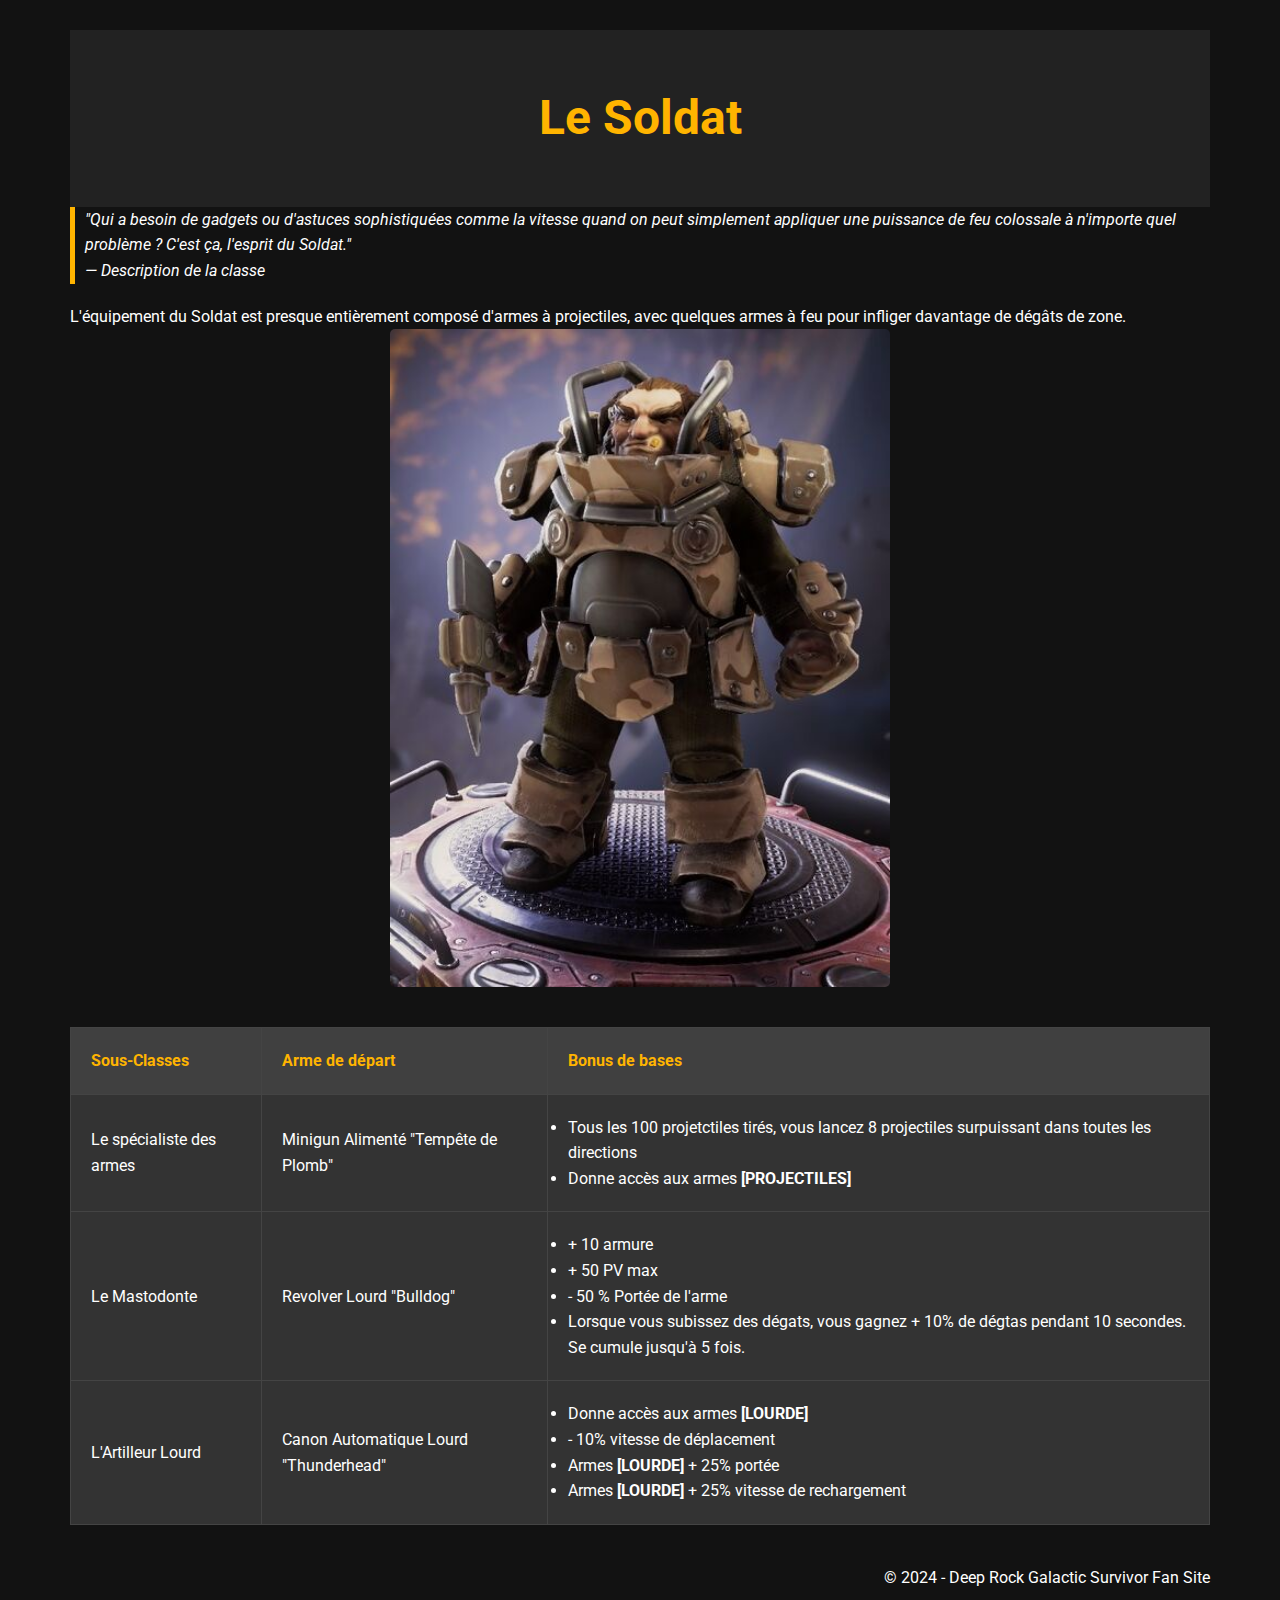
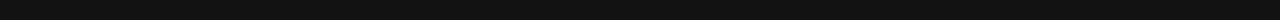
<file: public/pages/classes/page_soldat.html>
<!DOCTYPE html>
<html lang="fr">
<head>
    <meta charset="UTF-8">
    <meta name="viewport" content="width=device-width, initial-scale=1.0">
    <link rel="stylesheet" href="../../../public/css/style.css">
    <title>Le Soldat</title>
</head>
<body>
    <header>
        <h1>Le Soldat</h1>
    </header>

    <blockquote>
            "Qui a besoin de gadgets ou d'astuces sophistiquées comme la vitesse quand on peut simplement appliquer une puissance de feu colossale à n'importe quel problème ? C'est ça, l'esprit du Soldat." <br>
            — Description de la classe
    </blockquote>

    <section>
        <p>
            L'équipement du Soldat est presque entièrement composé d'armes à projectiles, avec quelques armes à feu pour infliger davantage de dégâts de zone.
        </p>
        <img class="image-nains" src="../../img/classes/soldat/456px-SurvivorGunner.jpg" alt="Foreur">
    </section>

    <section>
        <table>
            <thead>
                <tr>
                    <th>Sous-Classes</th>
                    <th>Arme de départ</th>
                    <th>Bonus de bases</th>
                </tr>
            </thead>
            <tbody>
                <tr>
                    <td>Le spécialiste des armes</td>
                    <td>Minigun Alimenté "Tempête de Plomb"</td>
                    <td>
                        <ul>
                            <li>Tous les 100 projetctiles tirés, vous lancez 8 projectiles surpuissant dans toutes les directions</li>
                            <li>Donne accès aux armes <span class="projectiles">[projectiles]</span></li>
                        </ul>
                    </td>
                </tr>
                <tr>
                    <td>Le Mastodonte</td>
                    <td>Revolver Lourd "Bulldog"</td>
                    <td>
                        <ul>
                            <li>+ 10 armure</li>
                            <li>+ 50 PV max</li>
                            <li>- 50 % Portée de l'arme</li>
                            <li>Lorsque vous subissez des dégats, vous gagnez + 10% de dégtas pendant 10 secondes. Se cumule jusqu'à 5 fois.</li>
                        </ul>
                    </td>
                </tr>
                <tr>
                    <td>L'Artilleur Lourd</td>
                    <td>Canon Automatique Lourd "Thunderhead"</td>
                    <td>
                        <ul>
                            <li>Donne accès aux armes <span class="lourde">[lourde]</span></li>
                            <li>- 10% vitesse de déplacement</li>
                            <li>Armes <span class="lourde">[lourde]</span> + 25% portée</li>
                            <li>Armes <span class="lourde">[lourde]</span> + 25% vitesse de rechargement</li>
                        </ul>
                    </td>
                </tr>
            </tbody>
        </table>
    </section>
<!-- Footer -->
    <footer>
        <p>&copy; 2024 - Deep Rock Galactic Survivor Fan Site</p>
    </footer> 
</body>
</html>
</file>
<file: public/css/style.css>
/* Importation de la police moderne */
@import url('https://fonts.googleapis.com/css2?family=Roboto:wght@400;700&display=swap');

/* Styles généraux */
* {
    margin: 0;
    padding: 0;
    box-sizing: border-box;
}

body {
    font-family: 'Roboto', sans-serif;
    background-color: #121212; /* Fond sombre */
    color: #fff;
    margin: 0;
    padding: 0;
    line-height: 1.6;
}

header {
    background-color: #222;
    color: #fff;
    padding: 20px;
    text-align: center;
}

footer {
    text-align: right;
}

.logo {
    max-width: 100%; /* S'assure que le logo ne dépasse pas la largeur de l'écran */
    height: auto; /* Garde l'aspect ratio */
}

h1, h2 {
    color: #ffb400; /* Jaune/orange pour rappeler le logo du jeu */
    text-align: center;
    margin: 20px 0;
}

h2 {
    font-size: 1.8rem; /* Taille pour les sous-titres */
}

blockquote {
    border-left: 5px solid #ffb400;
    padding-left: 10px;
    margin-bottom: 20px;
    font-style: italic;
}

a {
    color: #ffb400;
    text-decoration: none;
    transition: color 0.3s ease;
}

a:hover {
    color: #e69e00;
    text-decoration: underline;
}

section {
    margin-bottom: 30px;
}

/* Image responsive */
img {
    width: 100%; /* Rendre les images responsives */
    height: auto; /* Conserver l'aspect ratio */
    object-fit: cover; /* Assure un bon rendu sans déformation */
    border-radius: 5px;
}

/* Hover uniquement pour les images des nains et biomes */
.nain img, .biome img {
    transition: transform 0.3s ease;
}

.nain img:hover, .biome img:hover {
    transform: scale(1.05); /* Effet de zoom au survol */
}

/* Tooltip */
.tooltip {
    position: relative;
    display: inline-block;
    cursor: pointer;
}

.tooltip .tooltiptext {
    visibility: hidden;
    width: 200px;
    background-color: #333;
    color: #fff;
    text-align: center;
    border-radius: 5px;
    padding: 5px;
    position: absolute;
    z-index: 1;
    bottom: 100%;
    left: 50%;
    margin-left: -100px;
    opacity: 0;
    transition: opacity 0.3s;
    transform: translateY(-10px);
}

.tooltip:hover .tooltiptext {
    visibility: visible;
    opacity: 1;
    transform: translateY(0);
}

/* Nains Container */
.nains-container {
    display: flex;
    flex-wrap: wrap;
    gap: 20px;
    justify-content: center;
}

.nain {
    flex-basis: calc(50% - 10px);
    text-align: center;
    max-width: 220px;
    margin: 0 auto;
}

.image-nains{
    max-width: 300px; 
    width: 100%; 
    height: auto; 
    object-fit: cover; 
    border-radius: 5px;
    margin: 0 auto; 
    display: block; 
}

/* Biomes Container */
.biomes-container {
    display: flex;
    flex-wrap: wrap;
    gap: 20px;
    justify-content: center;
}

.biome {
    flex-basis: calc(50% - 10px);
    text-align: center;
}

.point{
    width: 24px;
}

.classe_logo{
    width: 48px;
}

.cinetique{
    color: #F5F3A6; 
    text-transform: uppercase; 
    font-weight: bold;   
}

.feu{
    color: #D5331A; 
    text-transform: uppercase; 
    font-weight: bold;   
}

.acide{
    color: #7DBC2F; 
    text-transform: uppercase; 
    font-weight: bold;   
}

.electrique{
    color: #29E3EF; 
    text-transform: uppercase; 
    font-weight: bold;   
}

.plasma{
    color: #AC15DC; 
    text-transform: uppercase; 
    font-weight: bold;   
}

.explosive, .jetable, .construction, .projectiles, .lourde, .legere {
    color: white; 
    text-transform: uppercase; 
    font-weight: bold;
}

/* Responsive Tables */
table {
    width: 100%;
    border-collapse: collapse;
    margin-bottom: 30px;
}

table th, table td {
    padding: 10px;
    text-align: left;
    border: 1px solid #444;
}

table th {
    background-color: #404040;
    color: #ffb400;
}

table td {
    background-color: #333;
}

/* Styles pour les tablettes */
@media (min-width: 768px) {
    body {
        padding: 30px;
    }

    h1, h2 {
        margin: 30px 0;
    }

    .nain {
        flex-basis: calc(25% - 15px);
    }

    .image-nains{
        max-width: 500px; 
        width: 100%; 
        height: auto; 
        object-fit: cover; 
        border-radius: 5px;
        margin: 0 auto; 
        display: block; 
    }

    .image-biomes {
        max-width: 600px; 
        width: 100%; 
        height: auto; 
        object-fit: cover; 
        border-radius: 5px;
        margin: 0 auto; 
        display: block; 
    }

    table th, table td {
        padding: 15px;
    }
}

/* Styles pour les desktops */
@media (min-width: 1024px) {
    body {
        max-width: 1200px;
        margin: 0 auto;
    }

    h1 {
        font-size: 3rem;
    }

    h2 {
        font-size: 2rem;
    }

    section {
        margin-bottom: 40px;
    }

    table th, table td {
        padding: 20px;
    }
}
</file>
